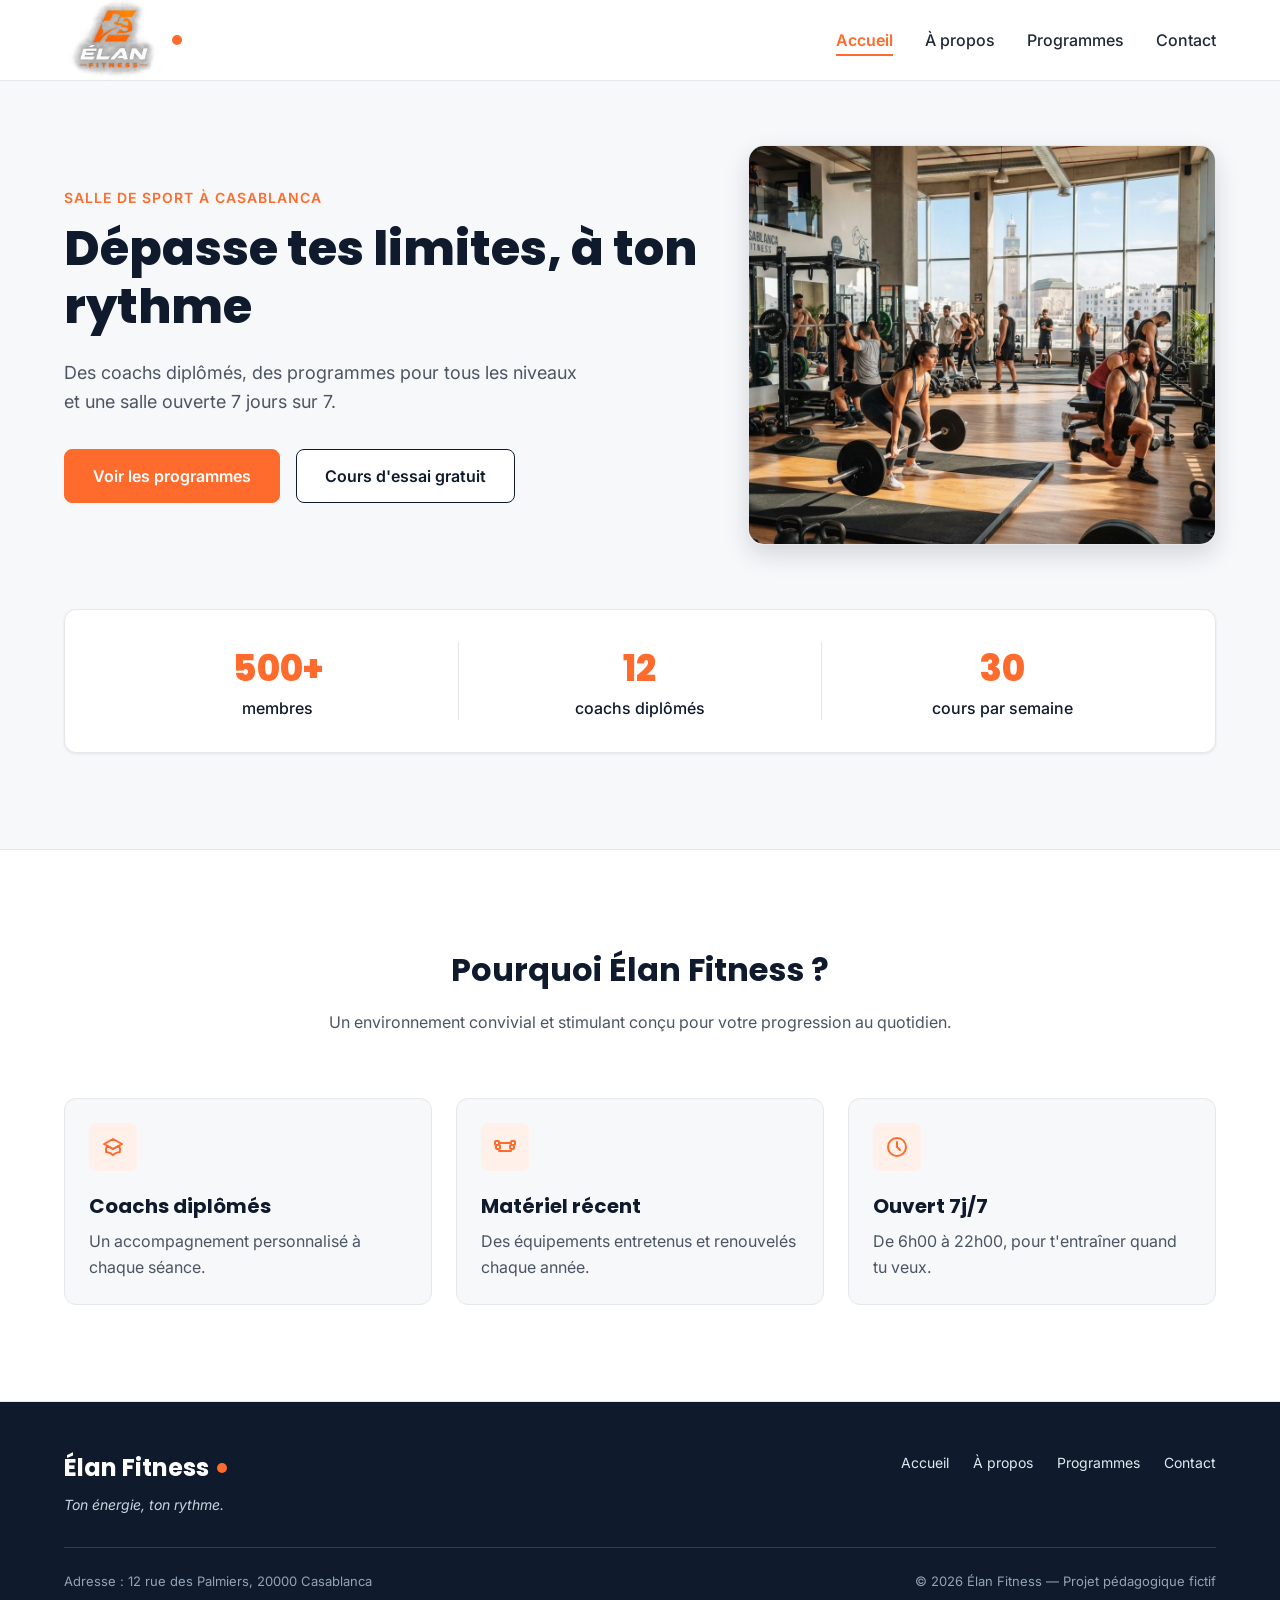
<file: index.html>
<!DOCTYPE html>
<html lang="fr">
<head>
  <meta charset="UTF-8">
  <meta name="viewport" content="width=device-width, initial-scale=1">
  <meta name="description" content="Élan Fitness, salle de sport à Casablanca : musculation, yoga, cardio et boxe fitness avec des coachs diplômés. Réservez votre cours d'essai gratuit.">
  <title>Élan Fitness | Salle de sport à Casablanca</title>

  <link rel="preconnect" href="https://fonts.googleapis.com">
  <link rel="preconnect" href="https://fonts.gstatic.com" crossorigin>
  <link href="https://fonts.googleapis.com/css2?family=Inter:wght@400;500;600&family=Poppins:wght@600;700;800&display=swap" rel="stylesheet">

  <link rel="stylesheet" href="style.css">
</head>

<body>

  <header class="en-tete">
    <div class="conteneur en-tete-contenu">
      <a href="#accueil" class="logo"><img src="img/photo.png" height="100px" width="100px"></a>

      <nav aria-label="Navigation principale">
        <ul class="menu">
          <li><a href="#accueil" class="lien-actif">Accueil</a></li>
          <li><a href="apropos.html">À propos</a></li>
          <li><a href="programmes.html">Programmes</a></li>
            <li><a href="contact.html">Contact</a></li>  
        </ul>
      </nav>
    </div>
  </header>

  <main>

    <section id="accueil" class="hero">
      <div class="conteneur">

        <div class="hero-contenu">
          <div class="hero-texte">
            <p class="sur-titre">Salle de sport à Casablanca</p>
            <h1>Dépasse tes limites, à ton rythme</h1>
            <p class="hero-description">
              Des coachs diplômés, des programmes pour tous les niveaux et une salle ouverte 7 jours sur 7.
            </p>
            <div class="boutons">
              <a href="#programmes" class="bouton bouton-principal">Voir les programmes</a>
              <a href="#contact" class="bouton bouton-secondaire">Cours d'essai gratuit</a>
            </div>
          </div>

          <img class="hero-image" src="img/hero.jpg" alt="Des personnes s'entraînent dans une salle de sport lumineuse à Casablanca">
        </div>

        <div class="chiffres">
          <div class="chiffre">
            <p class="chiffre-nombre">500+</p>
            <p>membres</p>
          </div>
          <div class="chiffre">
            <p class="chiffre-nombre">12</p>
            <p>coachs diplômés</p>
          </div>
          <div class="chiffre">
            <p class="chiffre-nombre">30</p>
            <p>cours par semaine</p>
          </div>
        </div>

      </div>
    </section>

    <section class="section section-blanche">
      <div class="conteneur">

        <div class="section-titre">
          <h2>Pourquoi Élan Fitness ?</h2>
          <p>Un environnement convivial et stimulant conçu pour votre progression au quotidien.</p>
        </div>

        <div class="cartes">
          <article class="carte carte-avantage">
            <div class="icone"><img src="img/icone-coach.svg" alt=""></div>
            <h3>Coachs diplômés</h3>
            <p>Un accompagnement personnalisé à chaque séance.</p>
          </article>

          <article class="carte carte-avantage">
            <div class="icone"><img src="img/icone-materiel.svg" alt=""></div>
            <h3>Matériel récent</h3>
            <p>Des équipements entretenus et renouvelés chaque année.</p>
          </article>

          <article class="carte carte-avantage">
            <div class="icone"><img src="img/icone-horloge.svg" alt=""></div>
            <h3>Ouvert 7j/7</h3>
            <p>De 6h00 à 22h00, pour t'entraîner quand tu veux.</p>
          </article>
        </div>

      </div>
    </section>

    

  </main>

  <footer class="pied-de-page">
    <div class="conteneur">

      <div class="pied-haut">
        <div>
          <p class="logo logo-clair">Élan Fitness</p>
          <p class="slogan">Ton énergie, ton rythme.</p>
        </div>

        <nav aria-label="Navigation du pied de page">
          <ul class="menu menu-pied">
            <li><a href="index.html">Accueil</a></li>
            <li><a href="apropos.html">À propos</a></li>
            <li><a href="programmes.html">Programmes</a></li>
            <li><a href="contact.html">Contact</a></li>
          </ul>
        </nav>
      </div>

      <div class="pied-bas">
        <p>Adresse : 12 rue des Palmiers, 20000 Casablanca</p>
        <p>&copy; 2026 Élan Fitness — Projet pédagogique fictif</p>
      </div>

    </div>
  </footer>

</body>
</html>
</file>
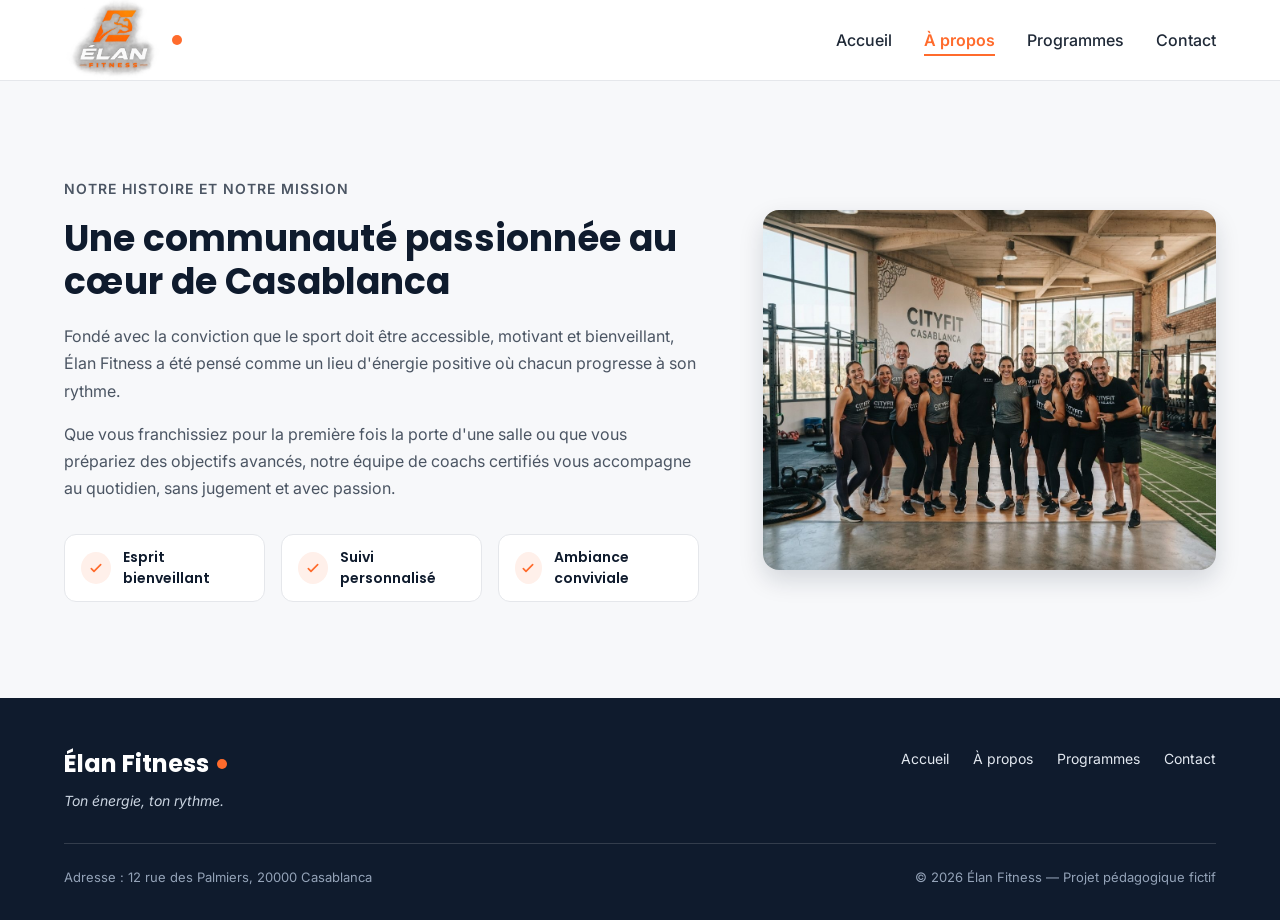
<file: apropos.html>
<!DOCTYPE html>
<html lang="fr">
<head>
  <meta charset="UTF-8">
  <meta name="viewport" content="width=device-width, initial-scale=1">
  <meta name="description" content="Élan Fitness, salle de sport à Casablanca : musculation, yoga, cardio et boxe fitness avec des coachs diplômés. Réservez votre cours d'essai gratuit.">
  <title>Élan Fitness | Salle de sport à Casablanca</title>

  <link rel="preconnect" href="https://fonts.googleapis.com">
  <link rel="preconnect" href="https://fonts.gstatic.com" crossorigin>
  <link href="https://fonts.googleapis.com/css2?family=Inter:wght@400;500;600&family=Poppins:wght@600;700;800&display=swap" rel="stylesheet">

  <link rel="stylesheet" href="style.css">
</head>

<body>

  <header class="en-tete">
    <div class="conteneur en-tete-contenu">
      <a href="#accueil" class="logo"><img src="img/photo.png" height="100px" width="100px"></a>

      <nav aria-label="Navigation principale">
        <ul class="menu">
          <li><a href="index.html" >Accueil</a></li>
          <li><a href="apropos.html" class="lien-actif">À propos</a></li>
          <li><a href="programmes.html">Programmes</a></li>
            <li><a href="contact.html">Contact</a></li>  
        </ul>
      </nav>
    </div>
  </header>
  <section id="a-propos" class="section">
      <div class="conteneur apropos-contenu">

        <div class="apropos-texte">
          <p class="sur-titre">Notre histoire et notre mission</p>
          <h2>Une communauté passionnée au cœur de Casablanca</h2>
          <p>
            Fondé avec la conviction que le sport doit être accessible, motivant et bienveillant,
            Élan Fitness a été pensé comme un lieu d'énergie positive où chacun progresse à son rythme.
          </p>
          <p>
            Que vous franchissiez pour la première fois la porte d'une salle ou que vous prépariez des
            objectifs avancés, notre équipe de coachs certifiés vous accompagne au quotidien, sans
            jugement et avec passion.
          </p>

          <ul class="valeurs">
            <li class="valeur">
              <div class="icone icone-petite"><img src="img/icone-check.svg" alt=""></div>
              <span>Esprit bienveillant</span>
            </li>
            <li class="valeur">
              <div class="icone icone-petite"><img src="img/icone-check.svg" alt=""></div>
              <span>Suivi personnalisé</span>
            </li>
            <li class="valeur">
              <div class="icone icone-petite"><img src="img/icone-check.svg" alt=""></div>
              <span>Ambiance conviviale</span>
            </li>
          </ul>
        </div>

        <img class="apropos-image" src="img/equipe.jpg" alt="L'équipe de coachs d'Élan Fitness réunie dans la salle">

      </div>
    </section>
    <footer class="pied-de-page">
    <div class="conteneur">

      <div class="pied-haut">
        <div>
          <p class="logo logo-clair">Élan Fitness</p>
          <p class="slogan">Ton énergie, ton rythme.</p>
        </div>

        <nav aria-label="Navigation du pied de page">
          <ul class="menu menu-pied">
            <li><a href="index.html">Accueil</a></li>
            <li><a href="apropos.html">À propos</a></li>
            <li><a href="programmes.html">Programmes</a></li>
            <li><a href="contact.html">Contact</a></li>

          </ul>
        </nav>
      </div>

      <div class="pied-bas">
        <p>Adresse : 12 rue des Palmiers, 20000 Casablanca</p>
        <p>&copy; 2026 Élan Fitness — Projet pédagogique fictif</p>
      </div>

    </div>
  </footer>
</body>
</html>
</file>
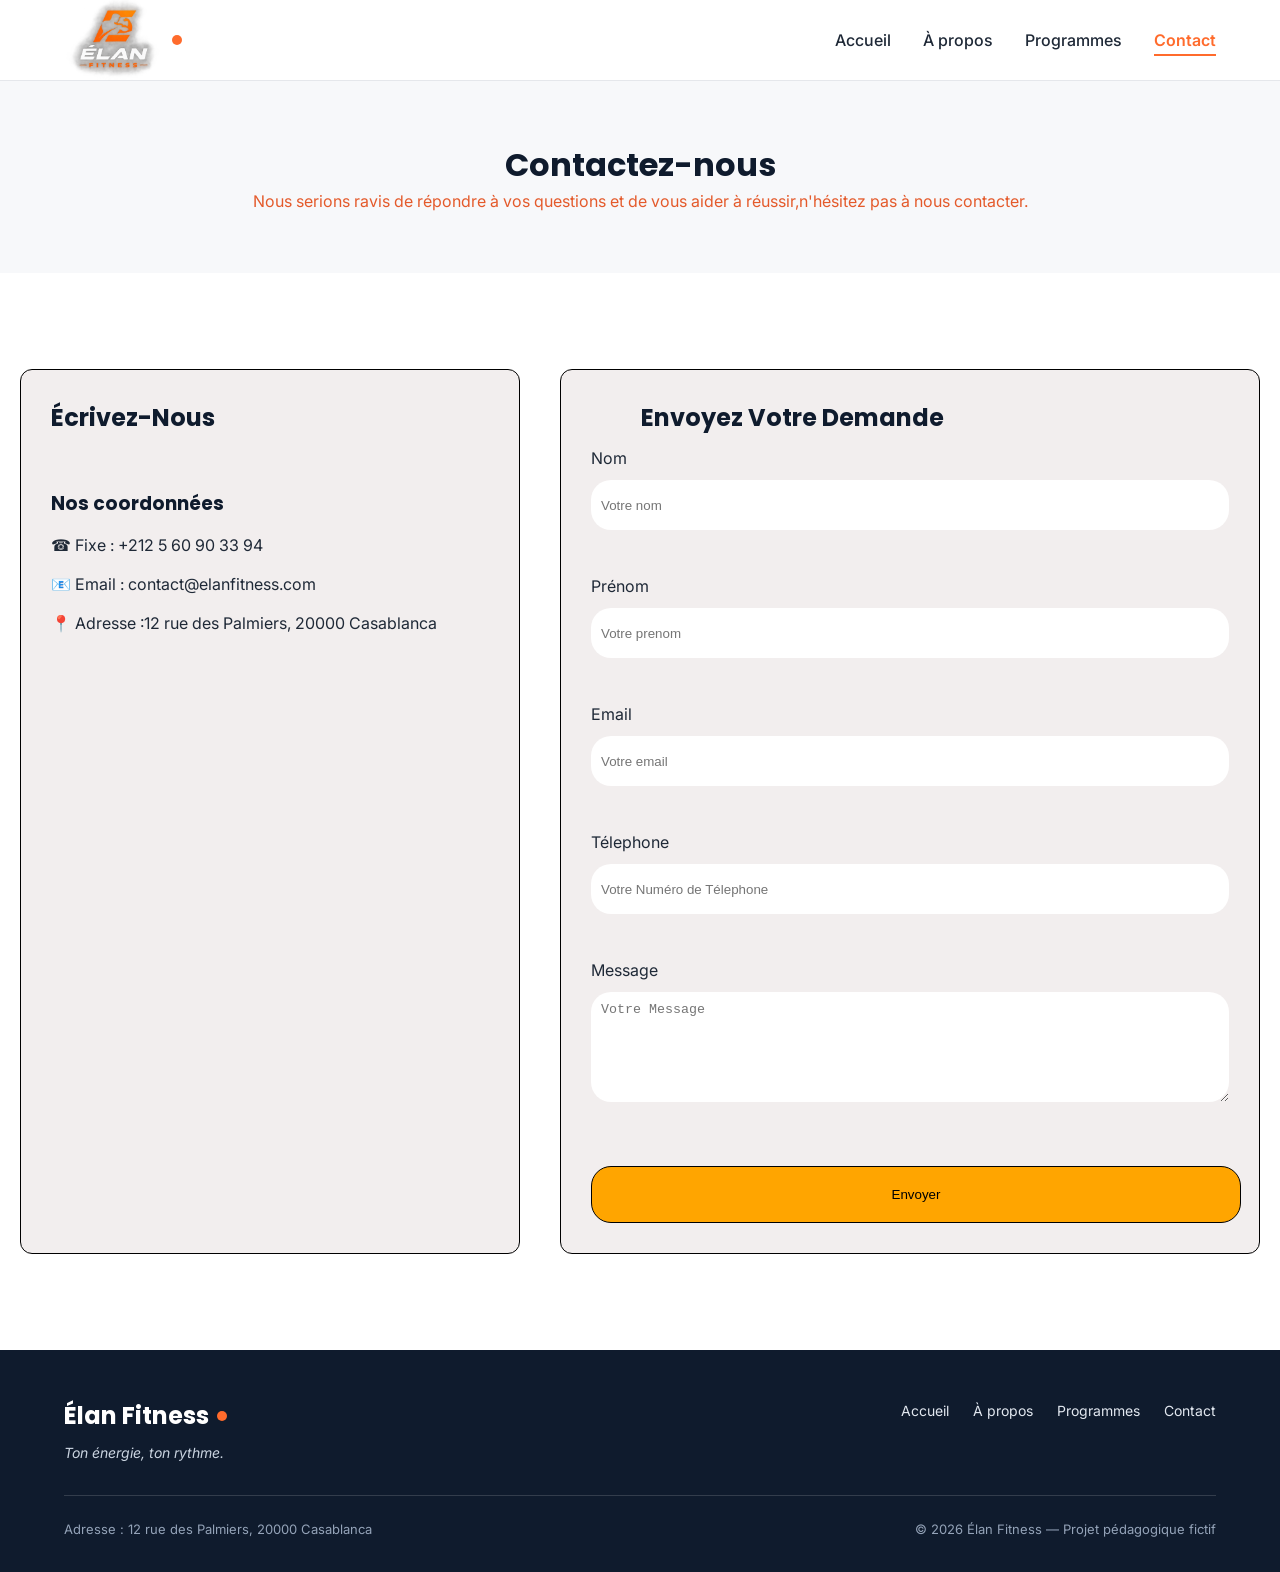
<file: contact.html>
<!DOCTYPE html>
<html lang="fr">
<head>
  <meta charset="UTF-8">
  <meta name="viewport" content="width=device-width, initial-scale=1">
  <meta name="description" content="Élan Fitness, salle de sport à Casablanca : musculation, yoga, cardio et boxe fitness avec des coachs diplômés. Réservez votre cours d'essai gratuit.">
  <title>Élan Fitness | Salle de sport à Casablanca</title>

  <link rel="preconnect" href="https://fonts.googleapis.com">
  <link rel="preconnect" href="https://fonts.gstatic.com" crossorigin>
  <link href="https://fonts.googleapis.com/css2?family=Inter:wght@400;500;600&family=Poppins:wght@600;700;800&display=swap" rel="stylesheet">

  <link rel="stylesheet" href="style.css">
</head>

<body>

  <header class="en-tete">
    <div class="conteneur en-tete-contenu">
      <a href="#accueil" class="logo"><img src="img/photo.png" height="100px" width="100px"></a>

      <nav aria-label="Navigation principale">
        <ul class="menu">
          <li><a href="index.html" >Accueil</a></li>
          <li><a href="apropos.html">À propos</a></li>
          <li><a href="programmes.html">Programmes</a></li>
          <li><a href="contact.html" class="lien-actif">Contact</a></li>    
            

        </ul>
      </nav>
    </div>
  </header>
  <div class="contact-title">
    <h1> Contactez-nous </h1>
     <p>Nous serions ravis de répondre à vos questions et de vous aider à réussir,n'hésitez pas à nous contacter.</p>
  </div>
          <section id="contact-nous" class="section">
            
                  <div class="contact-info">
                    <h2> Écrivez-Nous</h2><br>
                      <h3>Nos coordonnées</h3>

                    
                    <p> ☎ Fixe : +212 5 60 90 33 94</p>
                    <p> 📧 Email : contact@elanfitness.com</p>
                    <p> 📍 Adresse :12 rue des Palmiers, 20000 Casablanca</p>
                    <div class="adress">
                      <iframe  src="https://www.google.com/maps/embed?pb=!1m14!1m12!1m3!1d3323.942617942686!2d-7.633314657991048!3d33.58083910222507!2m3!1f0!2f0!3f0!3m2!1i1024!2i768!4f13.1!5e0!3m2!1sfr!2sma!4v1791545200681!5m2!1sfr!2sma" width="350" height="200" style="border:0;" allowfullscreen="" loading="lazy" referrerpolicy="strict-origin-when-cross-origin"></iframe>
                    </div>
          
                  </div>
                  <div class="ax">
                      <h2 id="Demande">Envoyez Votre Demande</h2>
                      
                      <label for="nom">Nom</label>
                      <input type="text" id="nom" placeholder="Votre nom"><br>
                      <label for="prenom">Prénom</label>
                      <input type="text" id="prenom" placeholder="Votre prenom"><br>

                      <label for="email">Email</label>
                      <input type="email" id="email" placeholder="Votre email"><br>
                        <label for="telephone">Télephone</label>
                      <input type="telephone" id="telephone" placeholder="Votre Numéro de Télephone"><br>
                    
                      <label for="message">Message</label>
                      <textarea id="message" rows="6"
                          placeholder="Votre Message"></textarea><br>

                      <button type="submit">Envoyer</button>
                  
                  </div>
        </section>
    <footer class="pied-de-page">
    <div class="conteneur">

      <div class="pied-haut">
        <div>
          <p class="logo logo-clair">Élan Fitness</p>
          <p class="slogan">Ton énergie, ton rythme.</p>
        </div>

        <nav aria-label="Navigation du pied de page">
          <ul class="menu menu-pied">
            <li><a href="index.html">Accueil</a></li>
            <li><a href="apropos.html">À propos</a></li>
            <li><a href="programmes.html">Programmes</a></li>
            <li><a href="contact.html">Contact</a></li>

          </ul>
        </nav>
      </div>

      <div class="pied-bas">
        <p>Adresse : 12 rue des Palmiers, 20000 Casablanca</p>
        <p>&copy; 2026 Élan Fitness — Projet pédagogique fictif</p>
      </div>

    </div>
  </footer>

</body>
</html>
</file>
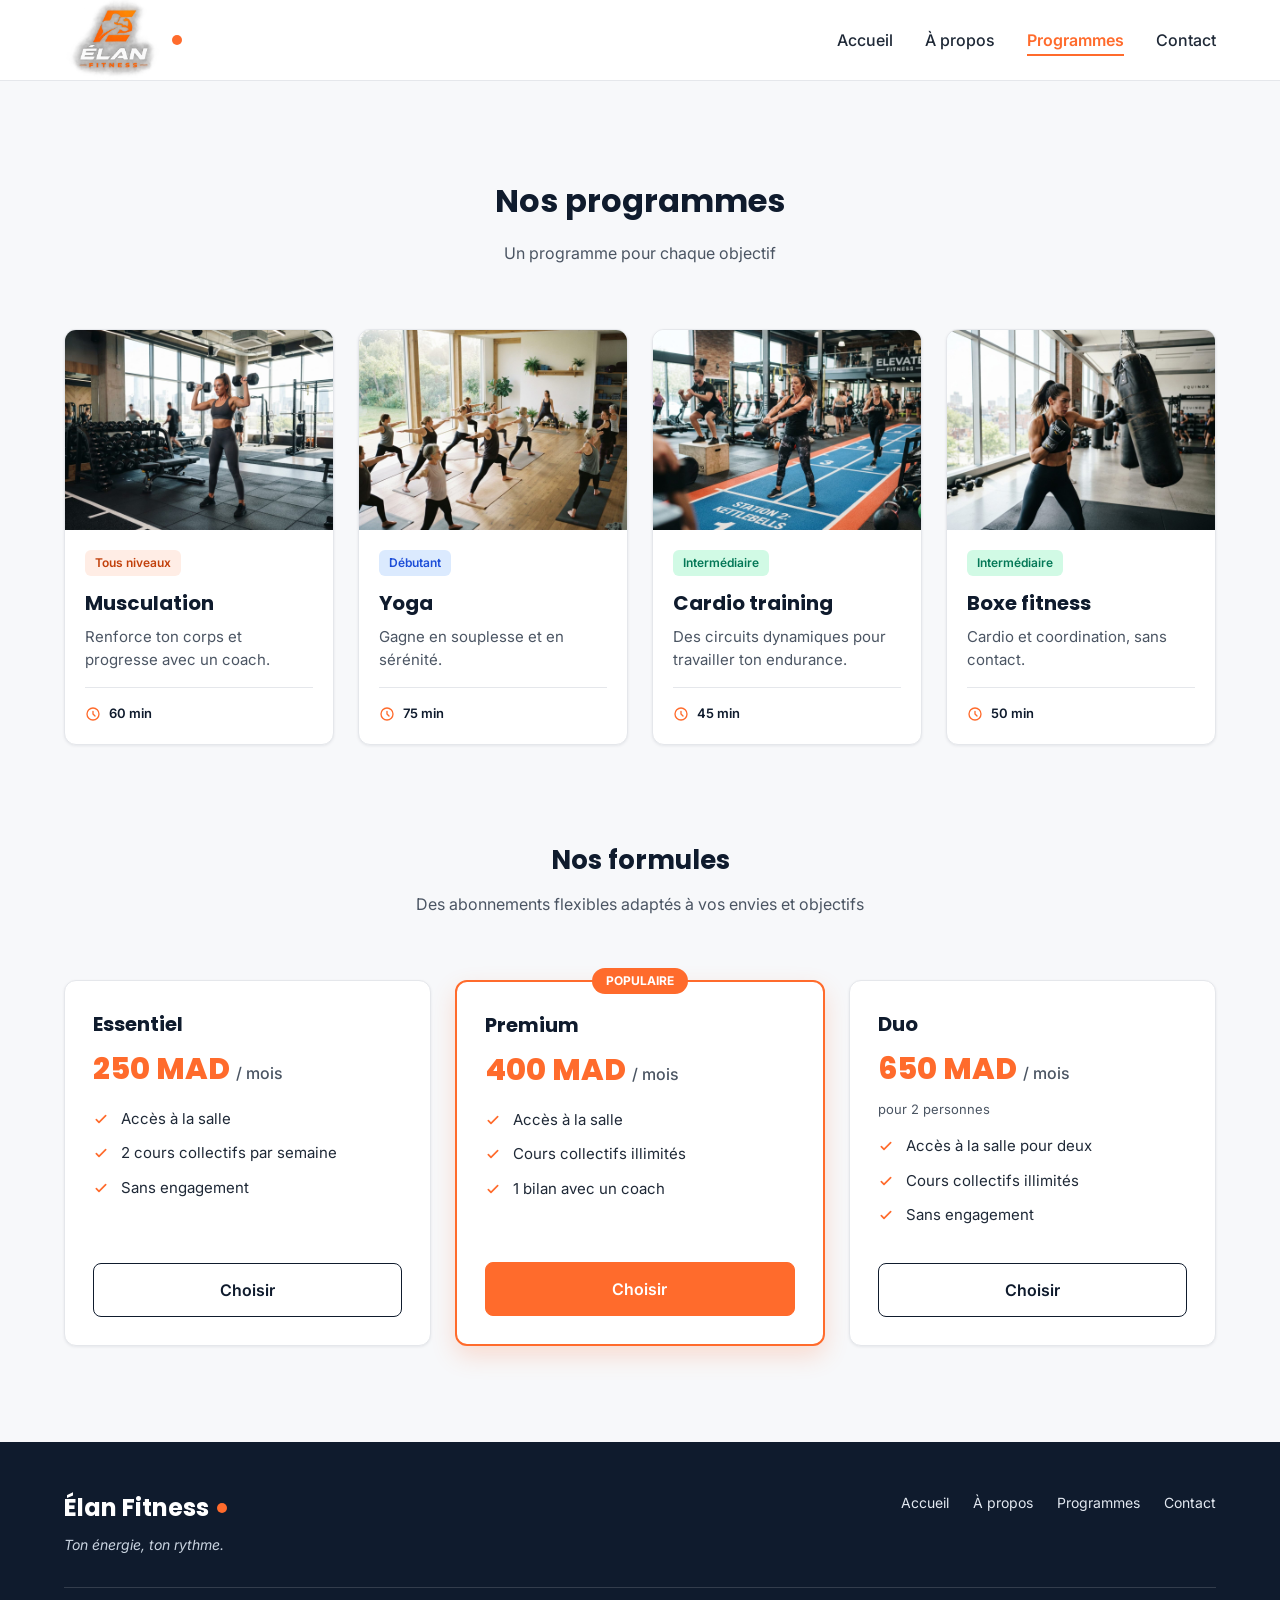
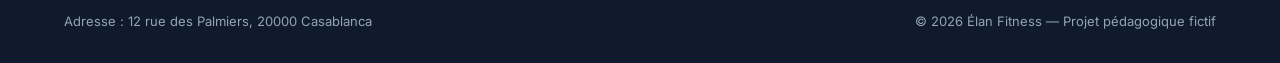
<file: programmes.html>
<!DOCTYPE html>
<html lang="fr">
<head>
  <meta charset="UTF-8">
  <meta name="viewport" content="width=device-width, initial-scale=1">
  <meta name="description" content="Élan Fitness, salle de sport à Casablanca : musculation, yoga, cardio et boxe fitness avec des coachs diplômés. Réservez votre cours d'essai gratuit.">
  <title>Élan Fitness | Salle de sport à Casablanca</title>

  <link rel="preconnect" href="https://fonts.googleapis.com">
  <link rel="preconnect" href="https://fonts.gstatic.com" crossorigin>
  <link href="https://fonts.googleapis.com/css2?family=Inter:wght@400;500;600&family=Poppins:wght@600;700;800&display=swap" rel="stylesheet">

  <link rel="stylesheet" href="style.css">
</head>

<body>

  <header class="en-tete">
    <div class="conteneur en-tete-contenu">
      <a href="#accueil" class="logo"><img src="img/photo.png" height="100px" width="100px"></a>

      <nav aria-label="Navigation principale">
        <ul class="menu">
          <li><a href="index.html" >Accueil</a></li>
          <li><a href="#a-propos">À propos</a></li>
          <li><a href="programmes.html"class="lien-actif">Programmes</a></li>
            <li><a href="contact.html">Contact</a></li>  
        </ul>
      </nav>
    </div>
  </header>
  
    <section id="programmes" class="section">
      <div class="conteneur">

        <div class="section-titre">
          <h2>Nos programmes</h2>
          <p>Un programme pour chaque objectif</p>
        </div>

        <div class="cartes">

          <article class="carte carte-programme">
            <img src="img/musculation.jpg" alt="Une sportive soulève des haltères dans l'espace musculation">
            <div class="programme-corps">
              <span class="etiquette etiquette-orange">Tous niveaux</span>
              <h3>Musculation</h3>
              <p>Renforce ton corps et progresse avec un coach.</p>
              <p class="duree"><img src="img/icone-duree.svg" alt="">60 min</p>
            </div>
          </article>

          <article class="carte carte-programme">
            <img src="img/yoga.jpg" alt="Un groupe pratique le yoga sur des tapis dans une salle lumineuse">
            <div class="programme-corps">
              <span class="etiquette etiquette-bleue">Débutant</span>
              <h3>Yoga</h3>
              <p>Gagne en souplesse et en sérénité.</p>
              <p class="duree"><img src="img/icone-duree.svg" alt="">75 min</p>
            </div>
          </article>

          <article class="carte carte-programme">
            <img src="img/cardio.jpg" alt="Des sportifs suivent un circuit de cardio training avec des kettlebells">
            <div class="programme-corps">
              <span class="etiquette etiquette-verte">Intermédiaire</span>
              <h3>Cardio training</h3>
              <p>Des circuits dynamiques pour travailler ton endurance.</p>
              <p class="duree"><img src="img/icone-duree.svg" alt="">45 min</p>
            </div>
          </article>

          <article class="carte carte-programme">
            <img src="img/boxe.jpg" alt="Une sportive frappe un sac de frappe pendant un cours de boxe fitness">
            <div class="programme-corps">
              <span class="etiquette etiquette-verte">Intermédiaire</span>
              <h3>Boxe fitness</h3>
              <p>Cardio et coordination, sans contact.</p>
              <p class="duree"><img src="img/icone-duree.svg" alt="">50 min</p>
            </div>
          </article>

        </div>

        <div class="formules">

          <div class="section-titre">
            <h3>Nos formules</h3>
            <p>Des abonnements flexibles adaptés à vos envies et objectifs</p>
          </div>

          <div class="cartes">

            <article class="carte formule">
              <h4>Essentiel</h4>
              <p class="prix">250 MAD <span>/ mois</span></p>
              <ul class="formule-liste">
                <li>Accès à la salle</li>
                <li>2 cours collectifs par semaine</li>
                <li>Sans engagement</li>
              </ul>
              <a href="#contact" class="bouton bouton-secondaire">Choisir</a>
            </article>

            <article class="carte formule formule-populaire">
              <p class="badge-populaire">Populaire</p>
              <h4>Premium</h4>
              <p class="prix">400 MAD <span>/ mois</span></p>
              <ul class="formule-liste">
                <li>Accès à la salle</li>
                <li>Cours collectifs illimités</li>
                <li>1 bilan avec un coach</li>
              </ul>
              <a href="#contact" class="bouton bouton-principal">Choisir</a>
            </article>

            <article class="carte formule">
              <h4>Duo</h4>
              <p class="prix">650 MAD <span>/ mois</span></p>
              <p class="prix-note">pour 2 personnes</p>
              <ul class="formule-liste">
                <li>Accès à la salle pour deux</li>
                <li>Cours collectifs illimités</li>
                <li>Sans engagement</li>
              </ul>
              <a href="#contact" class="bouton bouton-secondaire">Choisir</a>
            </article>

          </div>
        </div>

      </div>
    </section>
  <footer class="pied-de-page">
    <div class="conteneur">

      <div class="pied-haut">
        <div>
          <p class="logo logo-clair">Élan Fitness</p>
          <p class="slogan">Ton énergie, ton rythme.</p>
        </div>

        <nav aria-label="Navigation du pied de page">
          <ul class="menu menu-pied">
            <li><a href="index.html">Accueil</a></li>
            <li><a href="apropos.html">À propos</a></li>
            <li><a href="programmes.html">Programmes</a></li>
            <li><a href="contact.html">Contact</a></li>

          </ul>
        </nav>
      </div>

      <div class="pied-bas">
        <p>Adresse : 12 rue des Palmiers, 20000 Casablanca</p>
        <p>&copy; 2026 Élan Fitness — Projet pédagogique fictif</p>
      </div>

    </div>
  </footer>
</body>
</html>
</file>
<file: style.css>
* {
  box-sizing: border-box;
  margin: 0;
  padding: 0;
}

html {
  scroll-behavior: smooth;
}

body {
  font-family: 'Inter', Arial, sans-serif;
  font-size: 16px;
  line-height: 1.5;
  color: #1F2937;
  background-color: #F7F8FA;
}

h1, h2, h3, h4 {
  font-family: 'Poppins', Arial, sans-serif;
  color: #0F1B2D;
}

a {
  color: inherit;
  text-decoration: none;
}

ul {
  list-style: none;
}

img {
  display: block;
  max-width: 100%;
}

a:focus-visible,
button:focus-visible {
  outline: 3px solid #FF6B2C;
  outline-offset: 2px;
}

.conteneur {
  width: 100%;
  max-width: 1200px;
  margin: 0 auto;
  padding: 0 24px;
}

.section {
  padding: 96px 0;
}

.section-blanche {
  background-color: #FFFFFF;
  border-top: 1px solid #E5E7EB;
  border-bottom: 1px solid #E5E7EB;
}

.section-titre {
  max-width: 640px;
  margin: 0 auto 64px;
  text-align: center;
}

.section-titre h2 {
  font-size: 32px;
  margin-bottom: 16px;
}

.section-titre h3 {
  font-size: 26px;
  margin-bottom: 12px;
}

.section-titre p {
  color: #4B5563;
}

.sur-titre {
  font-size: 14px;
  font-weight: 600;
  color: #FF6B2C;
  text-transform: uppercase;
  letter-spacing: 1px;
  margin-bottom: 12px;
}

.bouton {
  display: inline-block;
  padding: 14px 28px;
  border-radius: 8px;
  font-size: 16px;
  font-weight: 600;
  text-align: center;
  cursor: pointer;
}

.bouton-principal {
  background-color: #FF6B2C;
  border: 1px solid #FF6B2C;
  color: #FFFFFF;
}

.bouton-principal:hover {
  background-color: #F05817;
}

.bouton-secondaire {
  background-color: #FFFFFF;
  border: 1px solid #0F1B2D;
  color: #0F1B2D;
}

.bouton-secondaire:hover {
  background-color: #F3F4F6;
}

.cartes {
  display: flex;
  gap: 24px;
}

.carte {
  flex: 1;
  background-color: #FFFFFF;
  border: 1px solid #E5E7EB;
  border-radius: 12px;
  box-shadow: 0 1px 3px rgba(15, 27, 45, 0.08);
}

.icone {
  width: 48px;
  height: 48px;
  background-color: #FFF0EA;
  border-radius: 8px;
  display: flex;
  align-items: center;
  justify-content: center;
}

.icone img {
  width: 24px;
  height: 24px;
}

.icone-petite {
  width: 32px;
  height: 32px;
  border-radius: 50%;
}

.icone-petite img {
  width: 16px;
  height: 16px;
}

.en-tete {
  position: sticky;
  top: 0;
  z-index: 10;
  background-color: #FFFFFF;
  border-bottom: 1px solid #E5E7EB;
}

.en-tete-contenu {
  height: 80px;
  display: flex;
  align-items: center;
  justify-content: space-between;
}

.logo {
  display: flex;
  align-items: center;
  font-family: 'Poppins', Arial, sans-serif;
  font-size: 24px;
  font-weight: 700;
  color: #0F1B2D;
}

.logo::after {
  content: "";
  width: 10px;
  height: 10px;
  margin-left: 8px;
  background-color: #FF6B2C;
  border-radius: 50%;
}

.menu {
  display: flex;
  gap: 32px;
}

.menu a {
  font-weight: 500;
  padding-bottom: 4px;
  border-bottom: 2px solid transparent;
}

.menu a:hover {
  color: #FF6B2C;
}

.menu .lien-actif {
  color: #FF6B2C;
  font-weight: 600;
  border-bottom-color: #FF6B2C;
}

.hero {
  padding: 64px 0 96px;
}

.hero-contenu {
  display: flex;
  align-items: center;
  gap: 32px;
}

.hero-texte {
  flex: 7;
}

.hero-texte h1 {
  font-size: 48px;
  font-weight: 800;
  line-height: 1.2;
  margin-bottom: 24px;
}

.hero-description {
  max-width: 520px;
  font-size: 18px;
  line-height: 1.6;
  color: #4B5563;
  margin-bottom: 32px;
}

.boutons {
  display: flex;
  flex-wrap: wrap;
  gap: 16px;
}

.hero-image {
  flex: 5;
  min-width: 0;
  height: 400px;
  object-fit: cover;
  border-radius: 16px;
  border: 1px solid #E5E7EB;
  box-shadow: 0 10px 25px rgba(15, 27, 45, 0.15);
}

.chiffres {
  display: flex;
  margin-top: 64px;
  padding: 32px;
  background-color: #FFFFFF;
  border: 1px solid #E5E7EB;
  border-radius: 12px;
  box-shadow: 0 1px 3px rgba(15, 27, 45, 0.08);
}

.chiffre {
  flex: 1;
  text-align: center;
  font-weight: 500;
  color: #0F1B2D;
}

.chiffre + .chiffre {
  border-left: 1px solid #E5E7EB;
}

.chiffre-nombre {
  font-family: 'Poppins', Arial, sans-serif;
  font-size: 36px;
  font-weight: 800;
  color: #FF6B2C;
}

.carte-avantage {
  padding: 24px;
  background-color: #F7F8FA;
  box-shadow: none;
}

.carte-avantage .icone {
  margin-bottom: 20px;
}

.carte-avantage h3 {
  font-size: 20px;
  margin-bottom: 8px;
}

.carte-avantage p {
  color: #4B5563;
  line-height: 1.6;
}

.apropos-contenu {
  display: flex;
  align-items: center;
  gap: 64px;
}

.apropos-texte {
  flex: 7;
}

.apropos-texte h2 {
  font-size: 36px;
  line-height: 1.2;
  margin-bottom: 20px;
}

.apropos-texte p {
  color: #4B5563;
  line-height: 1.7;
  margin-bottom: 16px;
}

.valeurs {
  display: flex;
  gap: 16px;
  margin-top: 32px;
}

.valeur {
  flex: 1;
  display: flex;
  align-items: center;
  gap: 12px;
  padding: 12px 16px;
  background-color: #FFFFFF;
  border: 1px solid #E5E7EB;
  border-radius: 12px;
  font-family: 'Poppins', Arial, sans-serif;
  font-size: 14px;
  font-weight: 600;
  color: #0F1B2D;
}

.apropos-image {
  flex: 5;
  min-width: 0;
  height: 360px;
  object-fit: cover;
  border-radius: 16px;
  box-shadow: 0 10px 25px rgba(15, 27, 45, 0.15);
}

.carte-programme {
  display: flex;
  flex-direction: column;
  overflow: hidden;
}

.carte-programme > img {
  width: 100%;
  height: 200px;
  object-fit: cover;
}

.programme-corps {
  flex: 1;
  display: flex;
  flex-direction: column;
  padding: 20px;
}

.programme-corps h3 {
  font-size: 20px;
  margin-bottom: 8px;
}

.programme-corps p {
  font-size: 15px;
  color: #4B5563;
}

.etiquette {
  align-self: flex-start;
  padding: 4px 10px;
  margin-bottom: 12px;
  border-radius: 6px;
  font-size: 12px;
  font-weight: 600;
}

.etiquette-orange {
  background-color: #FFEDE5;
  color: #C2410C;
}

.etiquette-bleue {
  background-color: #DBEAFE;
  color: #1D4ED8;
}

.etiquette-verte {
  background-color: #D1FAE5;
  color: #047857;
}

.programme-corps .duree {
  display: flex;
  align-items: center;
  gap: 8px;
  margin-top: auto;
  padding-top: 16px;
  border-top: 1px solid #E5E7EB;
  font-size: 13px;
  font-weight: 600;
  color: #0F1B2D;
}

.programme-corps h3 + p {
  margin-bottom: 16px;
}

.duree img {
  width: 16px;
  height: 16px;
}

.formules {
  margin-top: 96px;
}

.formule {
  position: relative;
  display: flex;
  flex-direction: column;
  padding: 28px;
}

.formule h4 {
  font-size: 20px;
}

.prix {
  margin: 8px 0 16px;
  font-family: 'Poppins', Arial, sans-serif;
  font-size: 30px;
  font-weight: 800;
  color: #FF6B2C;
}

.prix span {
  font-family: 'Inter', Arial, sans-serif;
  font-size: 16px;
  font-weight: 500;
  color: #4B5563;
}

.prix-note {
  margin: -8px 0 16px;
  font-size: 13px;
  color: #4B5563;
}

.formule-liste {
  flex: 1;
  margin-bottom: 24px;
}

.formule-liste li {
  padding-left: 28px;
  margin-bottom: 12px;
  font-size: 15px;
  background-image: url('img/icone-check.svg');
  background-repeat: no-repeat;
  background-position: left center;
  background-size: 16px;
}

.formule .bouton {
  display: block;
}

.formule-populaire {
  border: 2px solid #FF6B2C;
  box-shadow: 0 10px 25px rgba(255, 107, 44, 0.2);
}

.badge-populaire {
  position: absolute;
  top: -14px;
  left: 50%;
  transform: translateX(-50%);
  padding: 4px 14px;
  background-color: #FF6B2C;
  border-radius: 999px;
  font-size: 12px;
  font-weight: 700;
  text-transform: uppercase;
  color: #FFFFFF;
}

.pied-de-page {
  padding: 48px 0 32px;
  background-color: #0F1B2D;
  color: #FFFFFF;
}

.pied-haut {
  display: flex;
  justify-content: space-between;
  align-items: flex-start;
  padding-bottom: 32px;
  border-bottom: 1px solid rgba(255, 255, 255, 0.15);
}

.logo-clair {
  color: #FFFFFF;
}

.slogan {
  margin-top: 8px;
  font-size: 14px;
  font-style: italic;
  color: #CBD5E1;
}

.menu-pied {
  gap: 24px;
}

.menu-pied a {
  font-size: 14px;
  font-weight: 400;
  color: #E2E8F0;
}

.pied-bas {
  display: flex;
  justify-content: space-between;
  margin-top: 24px;
  font-size: 13px;
  color: #94A3B8;
}
.contact-title {
  padding: 60px;
  text-align: center;
  color: #E45a2b;
 
}


button {
  background:orange;
color: black;
border: 1px solid rgb(0, 0, 0);
padding: 20px;
 margin-top: 20px;
width: 650px;
border-radius: 20px;
}

#Demande{
  margin-left: 50px;
}


#contact-nous{
  background-color:#ffffff;
  display: flex;
  width: 100%;
  justify-content: space-around;
}

.contact-info {
display: flex;
flex-direction: column;
gap: 15PX;
border: 1px solid black;
padding: 30px;
border-radius: 12px;
background-color: rgb(242, 238, 238);
width:500px;
}
iframe{
  margin-top: 100px ;
}
.ax{
  display: flex;
flex-direction: column;
gap: 10PX;
border: 1px solid black;
padding: 30px;
border-radius: 12px;
background-color: rgb(242, 238, 238);
width:700px;
}
.ax input{
  border: none;
  border-radius: 20px;
  height: 50px;
  padding: 10px;
}
.ax textarea{
  border: none;
  border-radius: 20px;
}

.container-contact{
  display: flex;
  flex-direction: column;
}

.adress iframe{
  height: 300px;
  border-radius: 12px;
}
.ax textarea {
  padding: 10px;
}
</file>
